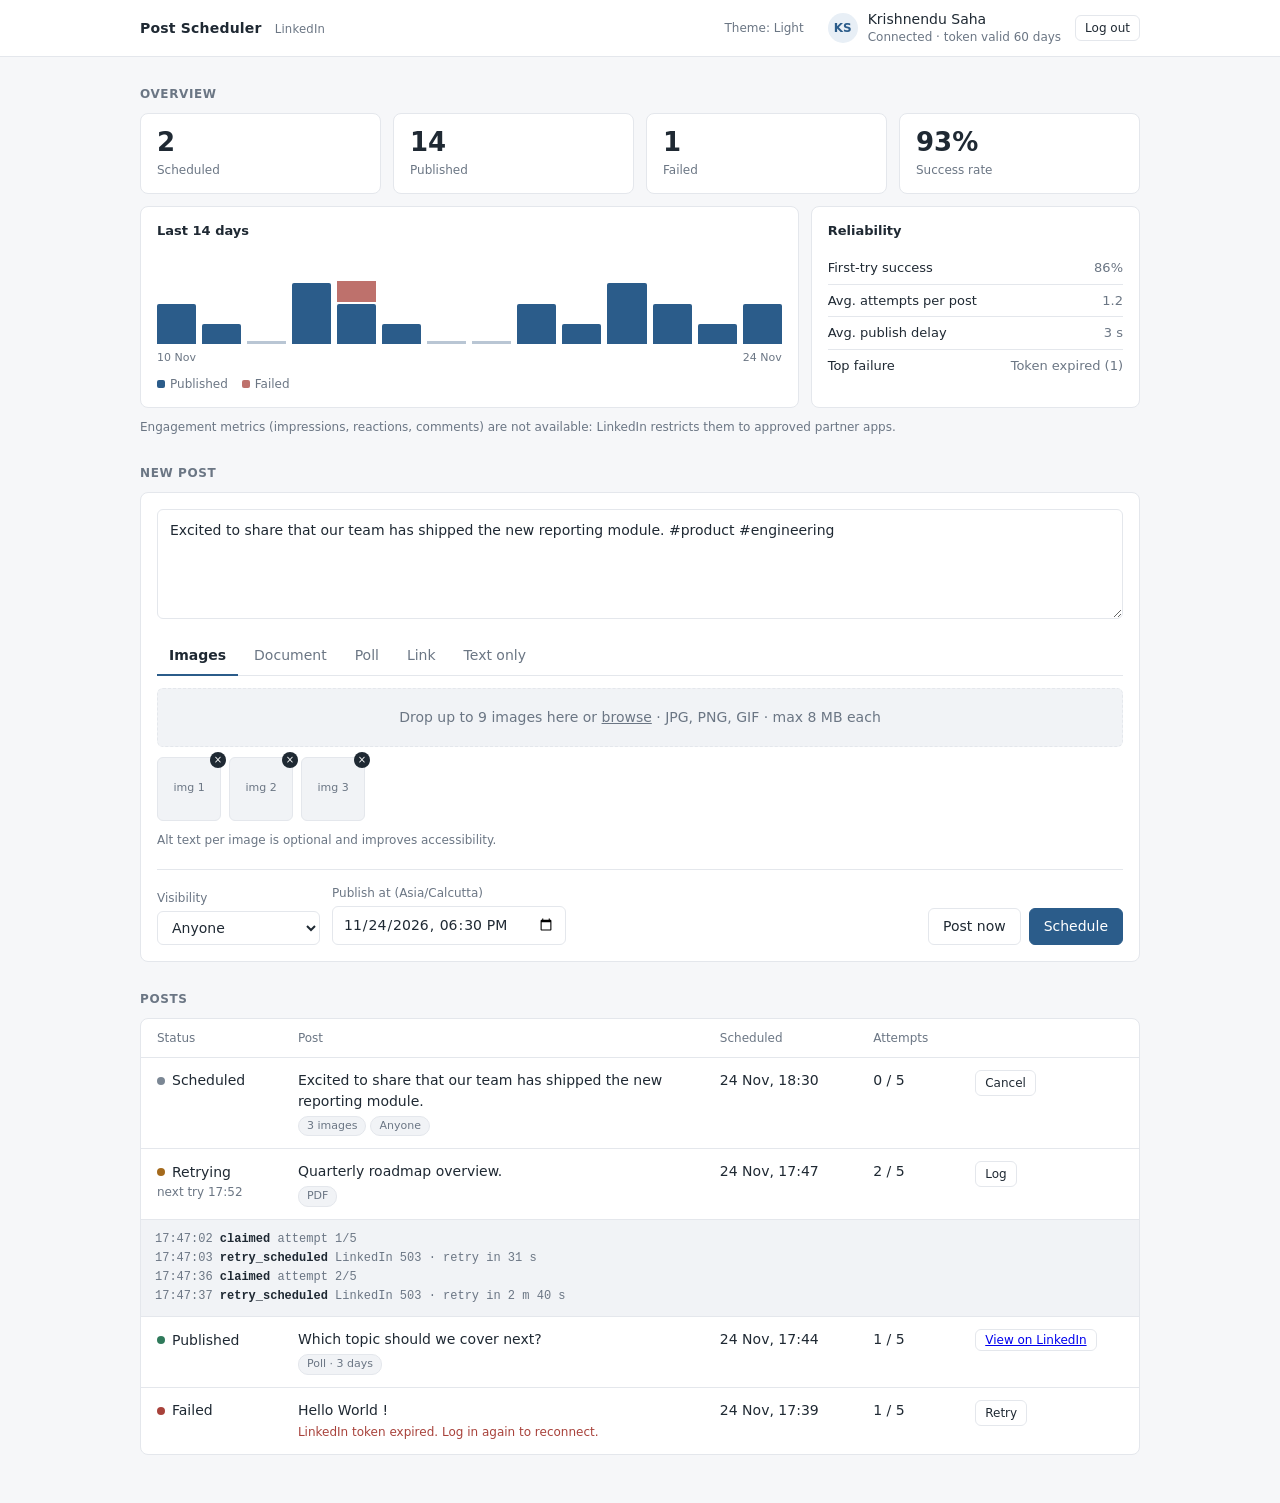
<file: docs/mockup.html>
<!doctype html>
<html lang="en">
<head>
<meta charset="utf-8">
<meta name="viewport" content="width=device-width, initial-scale=1">
<title>Post Scheduler - UI mockup (static, sample data)</title>
<style>
  :root {
    --bg:#f6f7f9; --surface:#ffffff; --ink:#1f2933; --muted:#6b7684; --line:#e4e7ec; --soft:#f1f3f6;
    --accent:#2b5c8a; --accent-ink:#ffffff; --accent-soft:#e8eff6;
    --ok:#2f7a5b; --warn:#a46a1c; --bad:#a8423b; --idle:#7b8794; --bar:#b9c6d4; --bar2:#2b5c8a;
  }
  :root[data-theme="dim"] {
    --bg:#1d2229; --surface:#252b33; --ink:#e6e9ed; --muted:#9aa5b1; --line:#343c46; --soft:#2c333c;
    --accent:#6f9bc7; --accent-ink:#14202b; --accent-soft:#2a3745;
    --ok:#6fb58f; --warn:#d1a15c; --bad:#d9847d; --idle:#8b97a3; --bar:#3d4855; --bar2:#6f9bc7;
  }
  * { box-sizing:border-box; }
  body { margin:0; background:var(--bg); color:var(--ink); font:14px/1.5 "Segoe UI",system-ui,-apple-system,Roboto,sans-serif; }
  .wrap { max-width:1040px; margin:0 auto; padding:0 20px 48px; }
  header { background:var(--surface); border-bottom:1px solid var(--line); }
  header .wrap { display:flex; align-items:center; justify-content:space-between; height:56px; padding-bottom:0; }
  .brand { font-weight:600; letter-spacing:.2px; }
  .brand small { color:var(--muted); font-weight:400; margin-left:8px; }
  .right { display:flex; align-items:center; gap:14px; }
  .user { display:flex; align-items:center; gap:10px; }
  .avatar { width:30px; height:30px; border-radius:50%; background:var(--accent-soft); color:var(--accent); display:grid; place-items:center; font-weight:600; font-size:12px; }
  .user .meta { line-height:1.2; } .user .meta span { color:var(--muted); font-size:12px; }
  button, select, input, textarea { font:inherit; color:inherit; }
  .btn { border:1px solid var(--line); background:var(--surface); padding:7px 14px; border-radius:6px; cursor:pointer; }
  .btn:hover { background:var(--soft); }
  .btn.primary { background:var(--accent); border-color:var(--accent); color:var(--accent-ink); }
  .btn.primary:hover { filter:brightness(1.08); }
  .btn.ghost { border-color:transparent; background:transparent; color:var(--muted); }
  .btn.sm { padding:3px 9px; font-size:12px; }
  h2 { font-size:12px; text-transform:uppercase; letter-spacing:.6px; color:var(--muted); font-weight:600; margin:28px 0 10px; }
  .card { background:var(--surface); border:1px solid var(--line); border-radius:8px; }
  /* stats */
  .stats { display:grid; grid-template-columns:repeat(4,1fr); gap:12px; }
  .stat { padding:14px 16px; } .stat .n { font-size:26px; font-weight:600; line-height:1.1; } .stat .l { color:var(--muted); font-size:12px; margin-top:4px; }
  .insights { display:grid; grid-template-columns:2fr 1fr; gap:12px; margin-top:12px; }
  .panel { padding:14px 16px; } .panel h3 { margin:0 0 12px; font-size:13px; font-weight:600; }
  .chart { display:flex; align-items:flex-end; gap:6px; height:92px; }
  .chart .col { flex:1; display:flex; flex-direction:column; justify-content:flex-end; gap:2px; height:100%; }
  .chart .p { background:var(--bar2); border-radius:2px 2px 0 0; } .chart .f { background:var(--bad); opacity:.75; }
  .axis { display:flex; justify-content:space-between; color:var(--muted); font-size:11px; margin-top:6px; }
  .legend { display:flex; gap:14px; color:var(--muted); font-size:12px; margin-top:8px; }
  .legend i { display:inline-block; width:8px; height:8px; border-radius:2px; margin-right:5px; }
  .reasons { list-style:none; margin:0; padding:0; } .reasons li { display:flex; justify-content:space-between; padding:6px 0; border-bottom:1px solid var(--line); font-size:13px; }
  .reasons li:last-child { border:0; } .reasons span { color:var(--muted); }
  .note { color:var(--muted); font-size:12px; margin-top:10px; }
  /* composer */
  .composer { padding:16px; }
  textarea { width:100%; min-height:110px; resize:vertical; padding:10px 12px; border:1px solid var(--line); border-radius:6px; background:var(--surface); }
  textarea:focus, input:focus, select:focus { outline:2px solid var(--accent-soft); border-color:var(--accent); }
  .tabs { display:flex; gap:4px; margin:12px 0 10px; border-bottom:1px solid var(--line); }
  .tab { background:none; border:0; padding:8px 12px; color:var(--muted); cursor:pointer; border-bottom:2px solid transparent; margin-bottom:-1px; }
  .tab.on { color:var(--ink); border-bottom-color:var(--accent); font-weight:600; }
  .pane { display:none; padding:2px 0 6px; } .pane.on { display:block; }
  .drop { border:1px dashed var(--line); border-radius:6px; padding:18px; text-align:center; color:var(--muted); background:var(--soft); }
  .thumbs { display:flex; gap:8px; margin-top:10px; flex-wrap:wrap; }
  .thumb { width:64px; height:64px; border-radius:6px; background:var(--soft); border:1px solid var(--line); position:relative; display:grid; place-items:center; color:var(--muted); font-size:11px; }
  .thumb b { position:absolute; top:-6px; right:-6px; width:16px; height:16px; border-radius:50%; background:var(--ink); color:var(--surface); font-size:10px; display:grid; place-items:center; font-weight:400; }
  .field { display:flex; flex-direction:column; gap:4px; } .field label { font-size:12px; color:var(--muted); }
  .field input, .field select { padding:7px 10px; border:1px solid var(--line); border-radius:6px; background:var(--surface); }
  .grid2 { display:grid; grid-template-columns:1fr 1fr; gap:10px; }
  .foot { display:flex; align-items:flex-end; justify-content:space-between; gap:12px; margin-top:14px; padding-top:14px; border-top:1px solid var(--line); flex-wrap:wrap; }
  .foot .opts { display:flex; gap:12px; align-items:flex-end; flex-wrap:wrap; }
  .foot .acts { display:flex; gap:8px; }
  /* list */
  table { width:100%; border-collapse:collapse; }
  th { text-align:left; font-weight:500; font-size:12px; color:var(--muted); padding:10px 16px; border-bottom:1px solid var(--line); }
  td { padding:12px 16px; border-bottom:1px solid var(--line); vertical-align:top; }
  tr:last-child td { border-bottom:0; }
  .st { display:inline-flex; align-items:center; gap:7px; white-space:nowrap; }
  .st i { width:8px; height:8px; border-radius:50%; background:var(--idle); }
  .st.published i { background:var(--ok); } .st.processing i { background:var(--warn); } .st.failed i { background:var(--bad); }
  .txt { max-width:360px; } .txt .chip { display:inline-block; margin-top:4px; margin-right:4px; font-size:11px; color:var(--muted); background:var(--soft); border:1px solid var(--line); border-radius:10px; padding:1px 8px; }
  .sub { color:var(--muted); font-size:12px; }
  .err { color:var(--bad); font-size:12px; }
  .log { background:var(--soft); font:12px/1.6 Consolas,ui-monospace,monospace; padding:10px 14px; color:var(--muted); }
  .log div b { color:var(--ink); font-weight:600; }
  @media (max-width:760px) { .stats { grid-template-columns:repeat(2,1fr); } .insights { grid-template-columns:1fr; } .grid2 { grid-template-columns:1fr; } th:nth-child(3), td:nth-child(3) { display:none; } }
</style>
</head>
<body>
<header><div class="wrap">
  <div class="brand">Post Scheduler <small>LinkedIn</small></div>
  <div class="right">
    <button class="btn sm ghost" id="themeBtn" title="Switch theme">Theme: Light</button>
    <div class="user"><div class="avatar">KS</div><div class="meta">Krishnendu Saha<br><span>Connected · token valid 60 days</span></div></div>
    <button class="btn sm">Log out</button>
  </div>
</div></header>

<div class="wrap">
  <h2>Overview</h2>
  <div class="stats">
    <div class="card stat"><div class="n">2</div><div class="l">Scheduled</div></div>
    <div class="card stat"><div class="n">14</div><div class="l">Published</div></div>
    <div class="card stat"><div class="n">1</div><div class="l">Failed</div></div>
    <div class="card stat"><div class="n">93%</div><div class="l">Success rate</div></div>
  </div>
  <div class="insights">
    <div class="card panel">
      <h3>Last 14 days</h3>
      <div class="chart" id="chart"></div>
      <div class="axis"><span>10 Nov</span><span>24 Nov</span></div>
      <div class="legend"><span><i style="background:var(--bar2)"></i>Published</span><span><i style="background:var(--bad);opacity:.75"></i>Failed</span></div>
    </div>
    <div class="card panel">
      <h3>Reliability</h3>
      <ul class="reasons">
        <li>First-try success <span>86%</span></li>
        <li>Avg. attempts per post <span>1.2</span></li>
        <li>Avg. publish delay <span>3 s</span></li>
        <li>Top failure <span>Token expired (1)</span></li>
      </ul>
    </div>
  </div>
  <div class="note">Engagement metrics (impressions, reactions, comments) are not available: LinkedIn restricts them to approved partner apps.</div>

  <h2>New post</h2>
  <div class="card composer">
    <textarea placeholder="What do you want to share?">Excited to share that our team has shipped the new reporting module. #product #engineering</textarea>
    <div class="tabs" id="tabs">
      <button class="tab on" data-p="p-img">Images</button>
      <button class="tab" data-p="p-doc">Document</button>
      <button class="tab" data-p="p-poll">Poll</button>
      <button class="tab" data-p="p-link">Link</button>
      <button class="tab" data-p="p-none">Text only</button>
    </div>
    <div class="pane on" id="p-img">
      <div class="drop">Drop up to 9 images here or <u>browse</u> · JPG, PNG, GIF · max 8 MB each</div>
      <div class="thumbs"><div class="thumb">img 1<b>×</b></div><div class="thumb">img 2<b>×</b></div><div class="thumb">img 3<b>×</b></div></div>
      <div class="note">Alt text per image is optional and improves accessibility.</div>
    </div>
    <div class="pane" id="p-doc"><div class="drop">Drop a PDF here or <u>browse</u> · max 20 MB</div></div>
    <div class="pane" id="p-poll">
      <div class="field"><label>Question (max 140)</label><input value="Which topic should we cover next?"></div>
      <div class="grid2" style="margin-top:10px">
        <div class="field"><label>Option 1</label><input value="Automation"></div><div class="field"><label>Option 2</label><input value="Analytics"></div>
        <div class="field"><label>Option 3 (optional)</label><input></div><div class="field"><label>Option 4 (optional)</label><input></div>
      </div>
      <div class="field" style="margin-top:10px;max-width:200px"><label>Poll duration</label><select><option>3 days</option><option>1 day</option><option>7 days</option><option>14 days</option></select></div>
    </div>
    <div class="pane" id="p-link">
      <div class="grid2"><div class="field"><label>URL</label><input placeholder="https://"></div><div class="field"><label>Title</label><input></div></div>
      <div class="field" style="margin-top:10px"><label>Description (optional)</label><input></div>
    </div>
    <div class="pane" id="p-none"><div class="note">Publishes the text above with no attachment.</div></div>

    <div class="foot">
      <div class="opts">
        <div class="field"><label>Visibility</label><select><option>Anyone</option><option>Connections only</option></select></div>
        <div class="field"><label>Publish at (Asia/Calcutta)</label><input type="datetime-local" value="2026-11-24T18:30"></div>
      </div>
      <div class="acts"><button class="btn">Post now</button><button class="btn primary">Schedule</button></div>
    </div>
  </div>

  <h2>Posts</h2>
  <div class="card" style="overflow:hidden">
    <table>
      <thead><tr><th>Status</th><th>Post</th><th>Scheduled</th><th>Attempts</th><th></th></tr></thead>
      <tbody>
        <tr><td><span class="st scheduled"><i></i>Scheduled</span></td>
            <td class="txt">Excited to share that our team has shipped the new reporting module.<br><span class="chip">3 images</span><span class="chip">Anyone</span></td>
            <td>24 Nov, 18:30</td><td>0 / 5</td><td><button class="btn sm">Cancel</button></td></tr>
        <tr><td><span class="st processing"><i></i>Retrying</span><div class="sub">next try 17:52</div></td>
            <td class="txt">Quarterly roadmap overview.<br><span class="chip">PDF</span></td>
            <td>24 Nov, 17:47</td><td>2 / 5</td><td><button class="btn sm" onclick="document.getElementById('lg').hidden=!document.getElementById('lg').hidden">Log</button></td></tr>
        <tr id="lg"><td colspan="5" style="padding:0"><div class="log">
          <div>17:47:02 <b>claimed</b> attempt 1/5</div>
          <div>17:47:03 <b>retry_scheduled</b> LinkedIn 503 · retry in 31 s</div>
          <div>17:47:36 <b>claimed</b> attempt 2/5</div>
          <div>17:47:37 <b>retry_scheduled</b> LinkedIn 503 · retry in 2 m 40 s</div></div></td></tr>
        <tr><td><span class="st published"><i></i>Published</span></td>
            <td class="txt">Which topic should we cover next?<br><span class="chip">Poll · 3 days</span></td>
            <td>24 Nov, 17:44</td><td>1 / 5</td><td><a class="btn sm" href="#">View on LinkedIn</a></td></tr>
        <tr><td><span class="st failed"><i></i>Failed</span></td>
            <td class="txt">Hello World !<br><span class="err">LinkedIn token expired. Log in again to reconnect.</span></td>
            <td>24 Nov, 17:39</td><td>1 / 5</td><td><button class="btn sm">Retry</button></td></tr>
      </tbody>
    </table>
  </div>
</div>

<script>
  const chart = document.getElementById('chart');
  [[2,0],[1,0],[0,0],[3,0],[2,1],[1,0],[0,0],[0,0],[2,0],[1,0],[3,0],[2,0],[1,0],[2,0]].forEach(([p,f]) => {
    const c = document.createElement('div'); c.className = 'col';
    if (f) { const x = document.createElement('div'); x.className='f'; x.style.height = f*22+'%'; c.append(x); }
    if (p) { const x = document.createElement('div'); x.className='p'; x.style.height = p*22+'%'; c.append(x); }
    if (!p && !f) { const x = document.createElement('div'); x.style.cssText='height:3px;background:var(--bar)'; c.append(x); }
    chart.append(c);
  });
  document.getElementById('tabs').addEventListener('click', e => {
    const t = e.target.closest('.tab'); if (!t) return;
    document.querySelectorAll('.tab').forEach(x => x.classList.toggle('on', x === t));
    document.querySelectorAll('.pane').forEach(p => p.classList.toggle('on', p.id === t.dataset.p));
  });
  const btn = document.getElementById('themeBtn');
  btn.onclick = () => {
    const dim = document.documentElement.dataset.theme !== 'dim';
    document.documentElement.dataset.theme = dim ? 'dim' : 'light';
    btn.textContent = 'Theme: ' + (dim ? 'Dim' : 'Light');
  };
</script>
</body>
</html>
</file>
